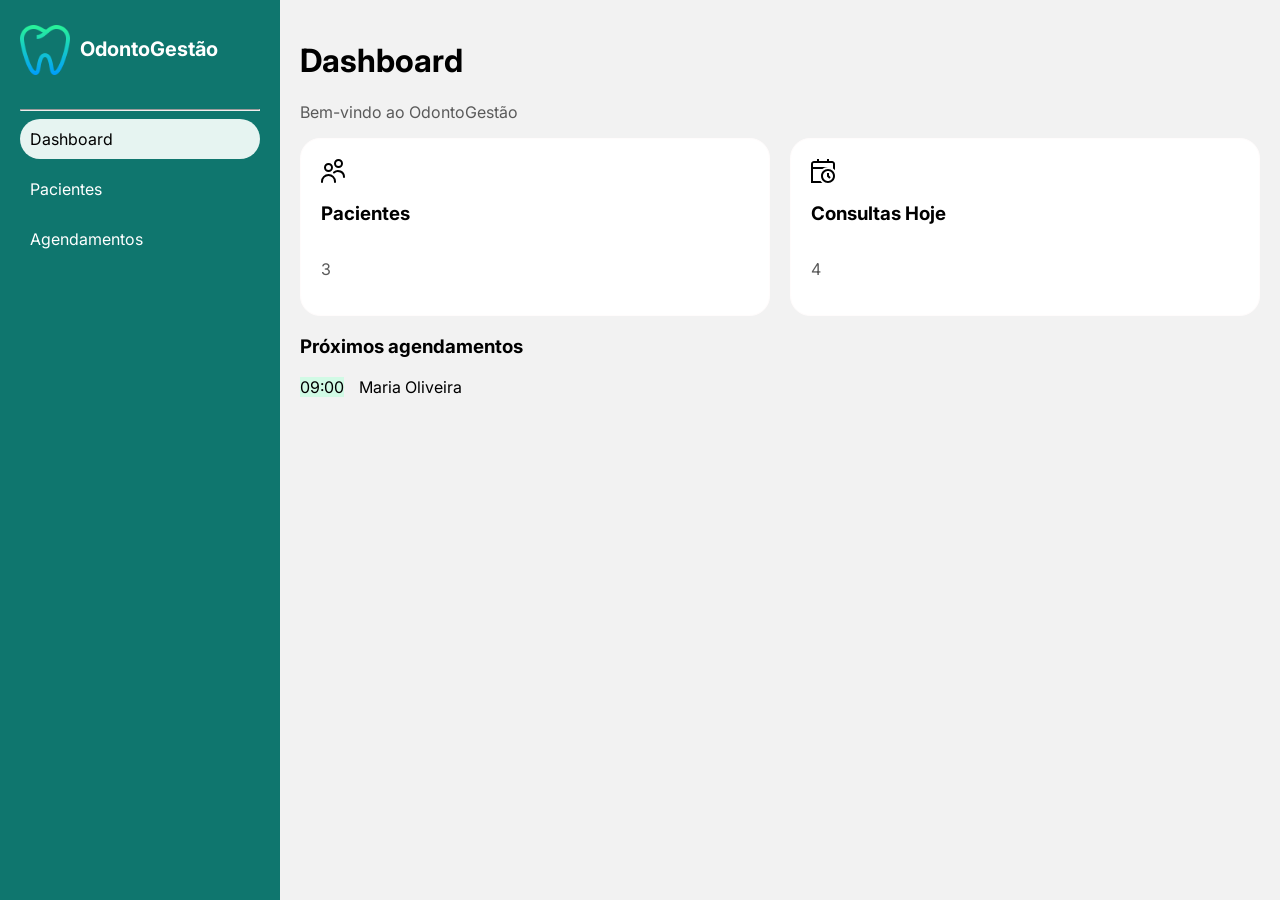
<file: index.html>
<!DOCTYPE html>
<html lang="pt-BR">
<head>
    <meta charset="UTF-8">
    <link rel="stylesheet" href="style.css">
    <meta name="viewport" content="width=device-width, initial-scale=1.0">
    <title>OdontoGestão</title>
    <link rel="preconnect" href="https://fonts.googleapis.com">
    <link rel="preconnect" href="https://fonts.gstatic.com" crossorigin>
    <link href="https://fonts.googleapis.com/css2?family=Inter:wght@400;500;600&display=swap" rel="stylesheet">
</head>
<body>
    <aside>
        <nav>
            <section class="principal">
                <img id="logo" src="imgs/dente.png" alt="logo">
                <h2>OdontoGestão</h2>
            </section>
            <hr>
            <ul>
                <li><a href="index.html" class="ativo">Dashboard</a></li>
                <li><a href="pacientes.html">Pacientes</a></li>
                <li><a href="agendamentos.html">Agendamentos</a></li>
            </ul>
        </nav>
    </aside>

    <main>
        <header>
            <h1>Dashboard</h1>
            <p>Bem-vindo ao OdontoGestão</p>
        </header>
        <div class="dashboard-cards">
            <section class="card">
                <img class="icone-card" src="imgs/comercial.svg" alt="img card pacientes">
                <h3>Pacientes</h3>
                <p id="total-pacientes">Número dos pacientes</p>
            </section>
            <section class="card">
                <img class="icone-card" src="imgs/relogio-calendario.svg" alt="img card Consultas">
                <h3>Consultas Hoje</h3>
                <p id="total-consultas">Número de consultas</p>
            </section>
        </div>
        <section class="upcoming-appointments">
                <h3>Próximos agendamentos</h3>
                <ul>
                    <li class="agendamento">
                    <time datetime="09:00">09:00</time>
                    <span>Maria Oliveira</span>
                    </li>
                </ul>
        </section>
            
    </main>
    <script src="dados.js"></script>
    <script src="dashboard.js"></script>
</body>
</html>
</file>
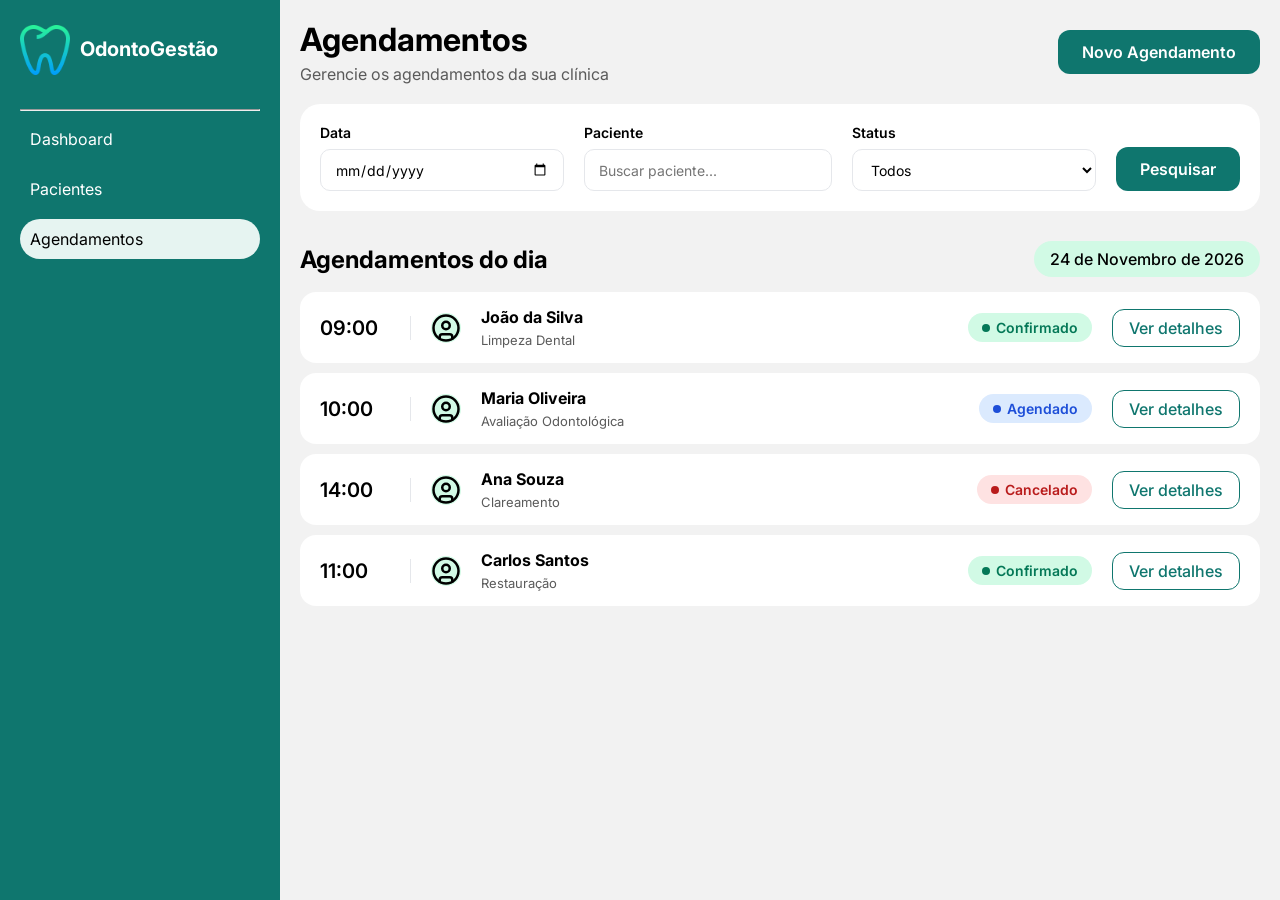
<file: agendamentos.html>
<!DOCTYPE html>
<html lang="pt-BR">
<head>
    <meta charset="UTF-8">
    <link rel="stylesheet" href="style.css">
    <meta name="viewport" content="width=device-width, initial-scale=1.0">
    <title>OdontoGestão</title>
    <link rel="preconnect" href="https://fonts.googleapis.com">
    <link rel="preconnect" href="https://fonts.gstatic.com" crossorigin>
    <link href="https://fonts.googleapis.com/css2?family=Inter:wght@400;500;600&display=swap" rel="stylesheet">
</head>
<body>
    <aside>
        <nav>
            <section class="principal">
                <img id="logo" src="imgs/dente.png" alt="logo">
                <h2>OdontoGestão</h2>
            </section>
            <hr>
            <ul>
                <li><a href="index.html">Dashboard</a></li>
                <li><a href="pacientes.html">Pacientes</a></li>
                <li><a href="agendamentos.html" class="ativo">Agendamentos</a></li>
            </ul>
        </nav>
    </aside>
    <main>
        <header class="cabecalho">
            <div>
                <h1>Agendamentos</h1>
                <p>Gerencie os agendamentos da sua clínica</p>
            </div>
            <button class="botao-primario">Novo Agendamento</button>
        </header>         
        <form class="filtros">
            <label>
                Data
                <input type="date">
            </label>
            <label>
                Paciente
                <input type="text" placeholder="Buscar paciente...">
            </label>
            <label>
                Status
                <select>
                    <option>Todos</option>
                    <option>Agendado</option>
                    <option>Confirmado</option>
                    <option>Cancelado</option>
                </select>
            </label>
            <button type="button" class="botao-primario">Pesquisar</button>
        </form>

        <div class="titulo-lista">
            <h2>Agendamentos do dia</h2>
            <time datetime="2026-11-24">24 de Novembro de 2026</time>
        </div>
        <ul class="lista-agendamentos" id="lista-agendamentos">
        </ul>       
    </main>
    <script src="dados.js"></script>
    <script src="agendamentos.js"></script>
</body>
</html>
</file>
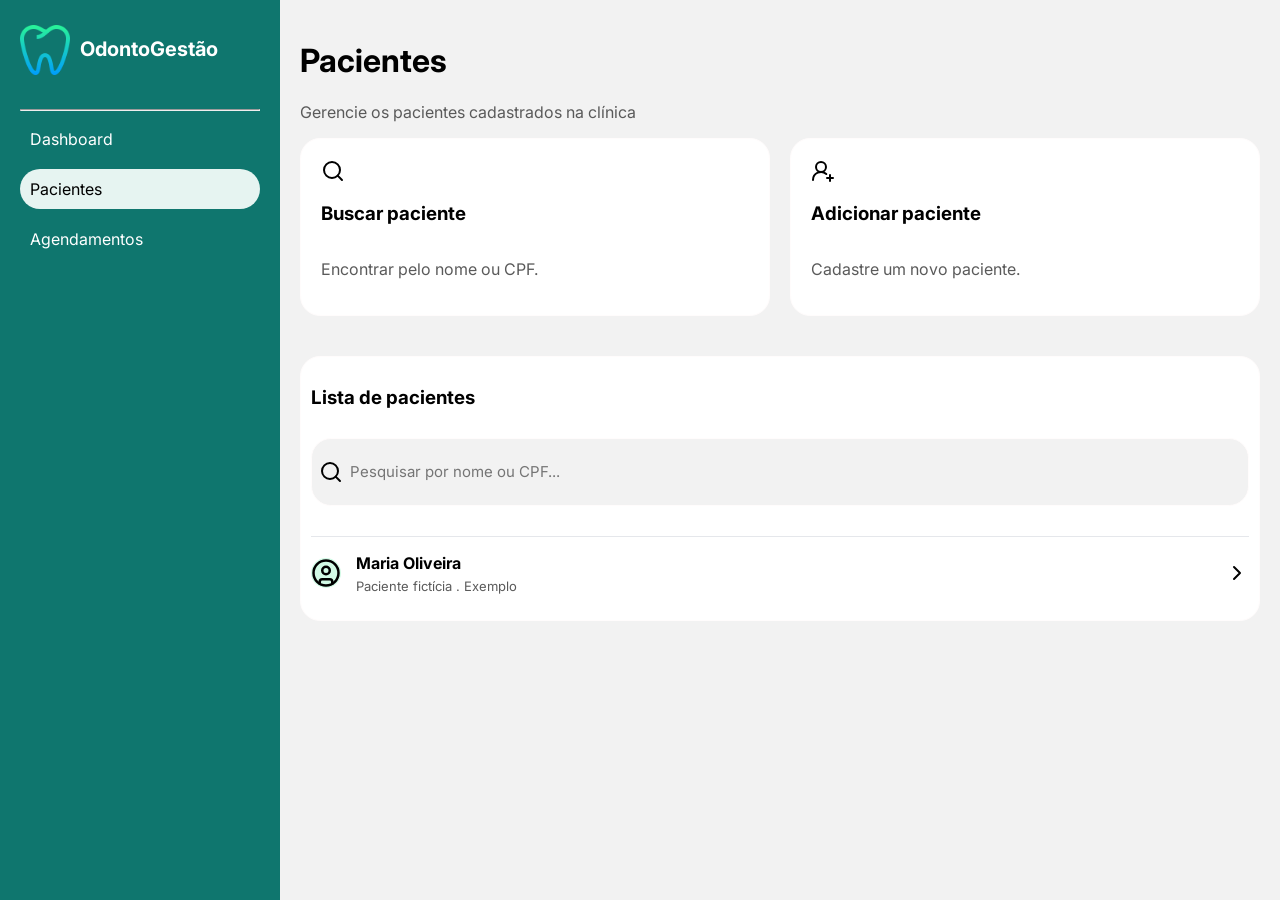
<file: pacientes.html>
<!DOCTYPE html>
<html lang="pt-BR">
<head>
    <meta charset="UTF-8">
    <link rel="stylesheet" href="style.css">
    <meta name="viewport" content="width=device-width, initial-scale=1.0">
    <title>OdontoGestão</title>
    <link rel="preconnect" href="https://fonts.googleapis.com">
    <link rel="preconnect" href="https://fonts.gstatic.com" crossorigin>
    <link href="https://fonts.googleapis.com/css2?family=Inter:wght@400;500;600&display=swap" rel="stylesheet">
</head>
<body>
    <aside>
        <nav>
            <section class="principal">
                <img id="logo" src="imgs/dente.png" alt="logo">
                <h2>OdontoGestão</h2>
            </section>
            <hr>
            <ul>
                <li><a href="index.html">Dashboard</a></li>
                <li><a href="pacientes.html" class="ativo">Pacientes</a></li>
                <li><a href="agendamentos.html">Agendamentos</a></li>
            </ul>
        </nav>
    </aside>
    <main>
        <header>
            <h1>Pacientes</h1>
            <p>Gerencie os pacientes cadastrados na clínica</p>
        </header>
        <div class="dashboard-cards">
            <section class="card">
                <img class="icone-card" src="imgs/search.svg" alt="">
                <h3>Buscar paciente</h3>
                <p id="find">Encontrar pelo nome ou CPF.</p>
            </section>
            <section class="card">
                <img class="icone-card" src="imgs/user-round-plus.svg" alt="add paciente">
                <h3>Adicionar paciente</h3>
                <p id="cadastro">Cadastre um novo paciente.</p>
            </section>
        </div>
        <section class="pacient-list">
                <h3 class="titulo-pesquisa">Lista de pacientes</h3>
                <form class="formulario-busca" action="/buscar" method="get">
                    <img src="imgs/search.svg" alt="pesquisar">
                    <input class="pesquisa"  type="text" name="q" aria-label="Pesquisar pacientes por nome ou CPF" placeholder="Pesquisar por nome ou CPF..." required>
                </form>
                <ul class="list">
                    <li class="pacient"> 
                        
                        <a href="#">
                            <img class="icone-pacient" src="imgs/circle-user.svg" alt=""> 
                            <div class="info-paciente">
                            <h4>Maria Oliveira</h4>
                            <p>Paciente fictícia . Exemplo</p>
                            </div>
                            <img src="imgs/chevron-right.svg" alt="">
                        </a>
                    </li>
                </ul>
        </section>        
    </main>
</body>
</html>
</file>
<file: style.css>
body {
    display: flex;
    min-height: 100vh;
    margin: 0;
    font-family: 'Inter', sans-serif;
}

aside {
    width: 240px;
    background-color: #0F766E;
    padding: 20px;

}

main {
    flex: 1;
    padding: 20px;
    background-color: #F2F2F2;
}   

aside a {
    display: block;
    padding: 10px;
    text-decoration: none;
    color: white;
    margin-bottom: 10px;
}

ul {
    list-style: none;
    padding: 0;
    margin: 0;
}

aside a:hover {
    background-color: #e6f4f1;
    color: black;
    border-radius: 20px;
}

aside a.ativo {
    background-color: #e6f4f1;
    color: black;
    border-radius: 20px;
}

aside h2 {
    margin-bottom: 20px;
    font-size: 20px;
    color: white;
}

.dashboard-cards {
    display: flex;
    margin: 0px;
    gap: 20px;
}

.card {
    display: flex;
    flex-direction: column;
    padding: 20px;
    flex: 1;
    border: 1px solid #fffcfc;
    border-radius: 20px;
    background-color: white;
}

#logo {
    width: 50px;
    height: 50px;
}

.principal {
    display: flex;
    gap: 10px;
    padding-bottom: 20px;
    align-items: center;
    flex: 1;
}

main p {
    color:  #5a5a5a;
}

.pacient-list {
    border: 1px solid #fffcfc;
    border-radius: 20px;
    background-color: white;
    margin-top: 40px;
    padding: 10px;
}

.titulo-pesquisa {
    padding-bottom: 10px;  
    display: block;  
}

.formulario-busca {
    display: flex;
    background-color: #F2F2F2;
    border-radius: 20px;
    border: 1px solid #fffcfc;
    align-items: center;
    padding: 7px;
    gap: 5px;
}

.pesquisa {
    background-color: transparent;
    border-radius: 20px;
    border: none;
    height: 50px;
    font-size: 15px;    
    flex: 1;
    font-family: 'Inter', sans-serif;
}

.pesquisa:focus {
    outline: none;
}

.formulario-busca:focus-within {
    outline: 2px solid #0F766E;   /* põe o contorno no form todo */
}

.icone-card {
    width: 24px;
    height: 24px;
}

.list {
    margin-top: 30px;

}

.pacient {
    border-top: 1px solid #e5e7eb;
    padding: 16px 0;    
}

.pacient a {
    display: flex;
    align-items: center;
    text-decoration: none;
    color:  #000000;
    gap: 15px;
}

.info-paciente {
    flex: 1;
}

.info-paciente h4, .info-paciente p {
    margin: 0;
}

.info-paciente h4 {
    margin-bottom: 5px;
}

.info-paciente p {
    font-size: 13px;
}

.icone-pacient{
    width: 30px;
    height: 30px;
    background-color:#d1fae5;
    border-radius: 500px;
}

.agendamento {
    display: flex;
    gap: 15px;
}

.agendamento time {
    background-color:#d1fae5;
}

.cabecalho {
    display: flex;
    justify-content: space-between; 
    align-items: center;
    margin-bottom: 20px;
}

.cabecalho h1 {
    margin: 0;
}

.cabecalho p {
    margin: 5px 0 0;
}

.botao-primario {
    background-color: #0F766E;
    color: white;
    border: none;
    border-radius: 12px;
    padding: 12px 24px;
    font: inherit;          
    font-weight: 600;
    cursor: pointer;        
}

.botao-primario:hover {
    background-color: #115E59;
}

.filtros {
    display: flex;
    align-items: flex-end;
    gap: 20px;
    background-color: white;
    border-radius: 20px;
    padding: 20px;
    margin-bottom: 30px;
}

.filtros label {
    display: flex;
    flex-direction: column;
    gap: 8px;
    flex: 1;
    font-weight: 600;
    font-size: 14px;
}

.filtros input,
.filtros select {
    font: inherit;
    font-weight: 400;
    padding: 10px 14px;
    border: 1px solid #e5e7eb;
    border-radius: 10px;
    background-color: white;
    height: 42px;
    box-sizing: border-box;
}

.filtros input:focus,
.filtros select:focus {
    outline: 2px solid #0F766E;
}

.titulo-lista {
    display: flex;
    justify-content: space-between;
    align-items: center;
    margin-bottom: 15px;
}

.titulo-lista h2 {
    margin: 0;
}

.titulo-lista time {
    background-color: #d1fae5;
    padding: 8px 16px;
    border-radius: 20px;
    font-weight: 500;
}

.lista-agendamentos {
    display: flex;
    flex-direction: column;
    gap: 10px;
}

.item-agendamento {
    display: flex;
    align-items: center;
    gap: 20px;
    background-color: white;
    border-radius: 16px;
    padding: 15px 20px;
}

.horario {
    font-size: 20px;
    font-weight: 600;
    padding-right: 20px;
    border-right: 1px solid #e5e7eb;
    width: 70px;
}

.status {
    display: flex;
    align-items: center;
    gap: 6px;
    padding: 6px 14px;
    border-radius: 20px;
    font-size: 14px;
    font-weight: 600;
    text-transform: capitalize;
}

.status::before {
    content: "";
    width: 8px;
    height: 8px;
    border-radius: 50%;
    background-color: currentColor;  /* bolinha da mesma cor do texto */
}

.status.confirmado {
    background-color: #d1fae5;
    color: #047857;
}

.status.agendado {
    background-color: #dbeafe;
    color: #1d4ed8;
}

.status.cancelado {
    background-color: #fee2e2;
    color: #b91c1c;
}

.botao-secundario {
    text-decoration: none;
    color: #0F766E;
    border: 1px solid #0F766E;
    border-radius: 12px;
    padding: 8px 16px;
    font-weight: 500;
}

.botao-secundario:hover {
    background-color: #e6f4f1;
}
</file>
